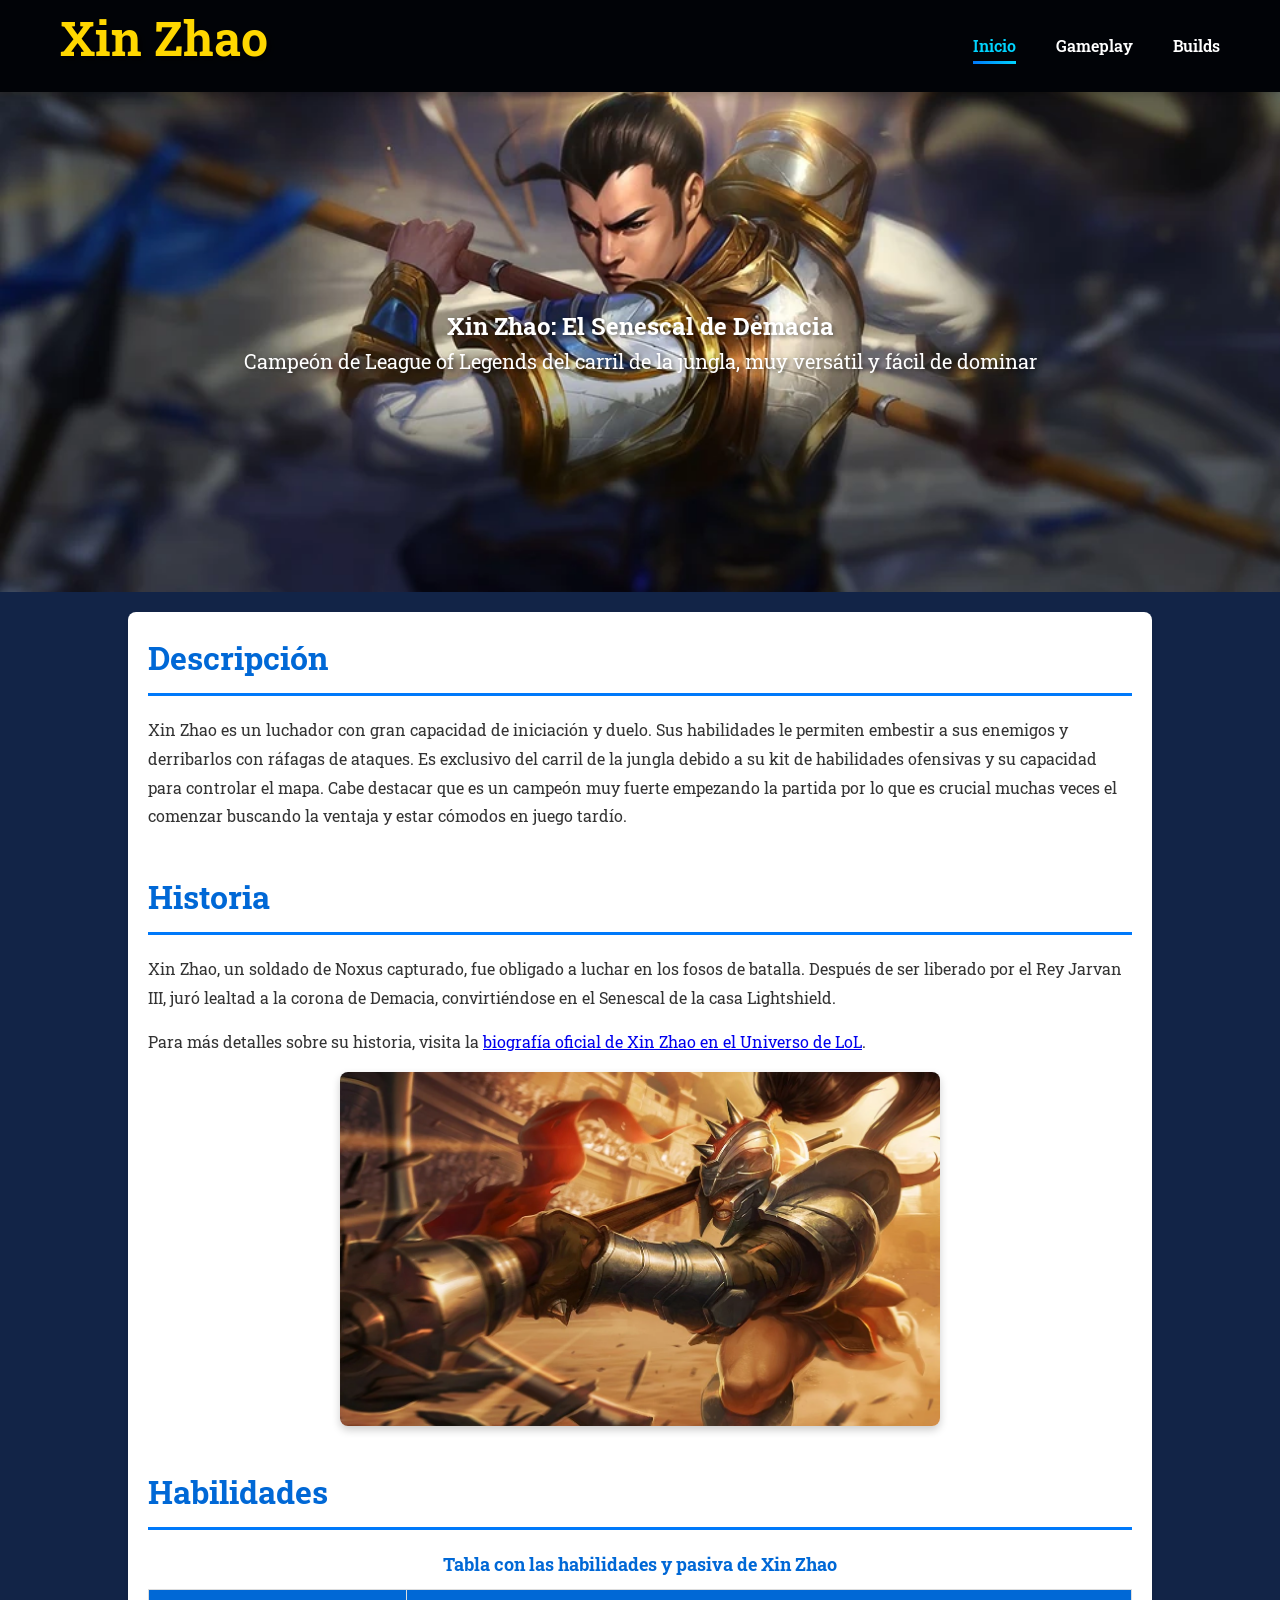
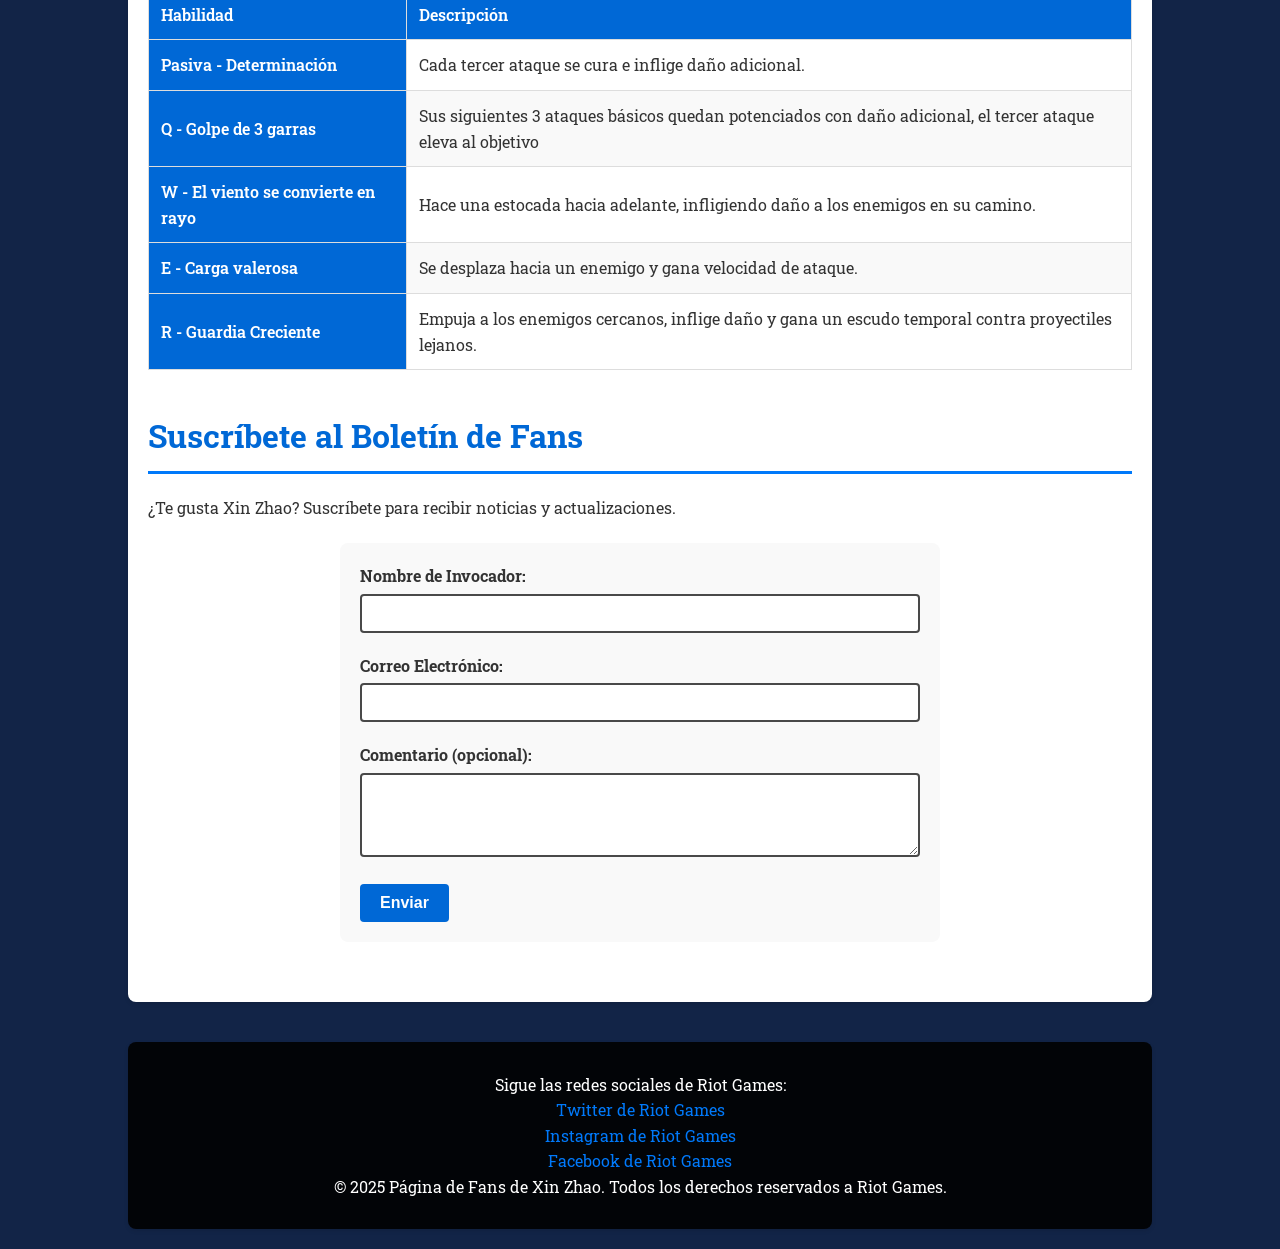
<file: index.html>
<!DOCTYPE html>
<html lang="es">

<head>
    <meta charset="UTF-8">
    <meta name="viewport" content="width=device-width, initial-scale=1.0">
    <title>Xin Zhao - Inicio | My Champion Pool</title>
    <link rel="stylesheet" href="css/index.css">
    <link rel="icon" type="image/jpg" href="img/xinzhaoico.jpg">
</head>

<body>
    <nav class="main-nav">
        <div class="nav-container">
            <div class="nav-logo">
                <h1>Xin Zhao</h1>
            </div>
            <ul class="nav-links">
                <li><a href="index.html" class="active">Inicio</a></li>
                <li><a href="gameplay.html">Gameplay</a></li>
                <li><a href="builds.html">Builds</a></li>
            </ul>
        </div>
    </nav>

    <header>
        <h2>Xin Zhao: El Senescal de Demacia</h2>
        <p>Campeón de League of Legends del carril de la jungla, muy versátil y fácil de dominar</p>
    </header>

    <main>
        <section id="descripcion">
            <h2>Descripción</h2>
            <p>Xin Zhao es un luchador con gran capacidad de iniciación y duelo. Sus habilidades le permiten embestir a
                sus enemigos y derribarlos con ráfagas de ataques. Es exclusivo del carril de la jungla debido a su kit
                de habilidades ofensivas y su capacidad para controlar el mapa. Cabe destacar que es un campeón muy
                fuerte empezando la partida por lo que es crucial muchas veces el comenzar buscando la ventaja y estar
                cómodos en juego tardío.</p>
        </section>

        <section id="historia">
            <h2>Historia</h2>
            <p>Xin Zhao, un soldado de Noxus capturado, fue obligado a luchar en los fosos de batalla. Después de ser
                liberado por el Rey Jarvan III, juró lealtad a la corona de Demacia, convirtiéndose en el Senescal de la
                casa Lightshield.</p>
            <p>Para más detalles sobre su historia, visita la <a
                    href="https://universe.leagueoflegends.com/es_MX/story/xin-zhao-bio/" target="_blank">biografía
                    oficial de Xin Zhao en el Universo de LoL</a>.</p>
            <img style="display: block; margin: 0 auto;" src="img/Viscero.webp" width="600px" height="600px"
                alt="Xin Zhao usando su lanza vestido de gladiador">
        </section>

        <section id="habilidades">
            <h2>Habilidades</h2>
            <table>
                <caption>Tabla con las habilidades y pasiva de Xin Zhao</caption>
                <thead>
                    <tr>
                        <th scope="col">Habilidad</th>
                        <th scope="col">Descripción</th>
                    </tr>
                </thead>
                <tbody>
                    <tr>
                        <th scope="row">Pasiva - Determinación</th>
                        <td>Cada tercer ataque se cura e inflige daño adicional.</td>
                    </tr>
                    <tr>
                        <th scope="row">Q - Golpe de 3 garras</th>
                        <td>Sus siguientes 3 ataques básicos quedan potenciados con daño adicional, el tercer ataque
                            eleva al objetivo</td>
                    </tr>
                    <tr>
                        <th scope="row">W - El viento se convierte en rayo</th>
                        <td>Hace una estocada hacia adelante, infligiendo daño a los enemigos en su camino.</td>
                    </tr>
                    <tr>
                        <th scope="row">E - Carga valerosa</th>
                        <td>Se desplaza hacia un enemigo y gana velocidad de ataque.</td>
                    </tr>
                    <tr>
                        <th scope="row">R - Guardia Creciente</th>
                        <td>Empuja a los enemigos cercanos, inflige daño y gana un escudo temporal contra proyectiles
                            lejanos.</td>
                    </tr>
                </tbody>
            </table>
        </section>

        <section id="contacto">
    <h2>Suscríbete al Boletín de Fans</h2>
    <p>¿Te gusta Xin Zhao? Suscríbete para recibir noticias y actualizaciones.</p>
    <form id="boletinForm" onsubmit="return mostrarMensaje(event)">
        <div>
            <label for="nombre">Nombre de Invocador:</label>
            <input type="text" id="nombre" name="nombre_invocador" required>
        </div>
        <div>
            <label for="email">Correo Electrónico:</label>
            <input type="email" id="email" name="correo" required>
        </div>
        <div>
            <label for="comentario">Comentario (opcional):</label>
            <textarea id="comentario" name="comentario" rows="4"></textarea>
        </div>
        <button type="submit">Enviar</button>
    </form>

    <div id="mensajeExito"
        style="color: green; font-weight: bold; margin-top: 15px; display: none; text-align: center;"
        role="alert">
        ¡Registro completado! ¡Gracias por unirte al boletín de Xin Zhao!
    </div>
</section>
    </main>

    <footer style="text-align: center;">
        <p>Sigue las redes sociales de Riot Games:</p>
        <a href="https://twitter.com/riotgames" target="_blank">Twitter de Riot Games</a><br>
        <a href="https://www.instagram.com/riotgames/" target="_blank">Instagram de Riot Games</a><br>
        <a href="https://www.facebook.com/RiotGames/" target="_blank">Facebook de Riot Games</a><br>
        <p>&copy; 2025 Página de Fans de Xin Zhao. Todos los derechos reservados a Riot Games.</p>
    </footer>

    <script src="js/index.js"></script>
</body>

</html>
</file>
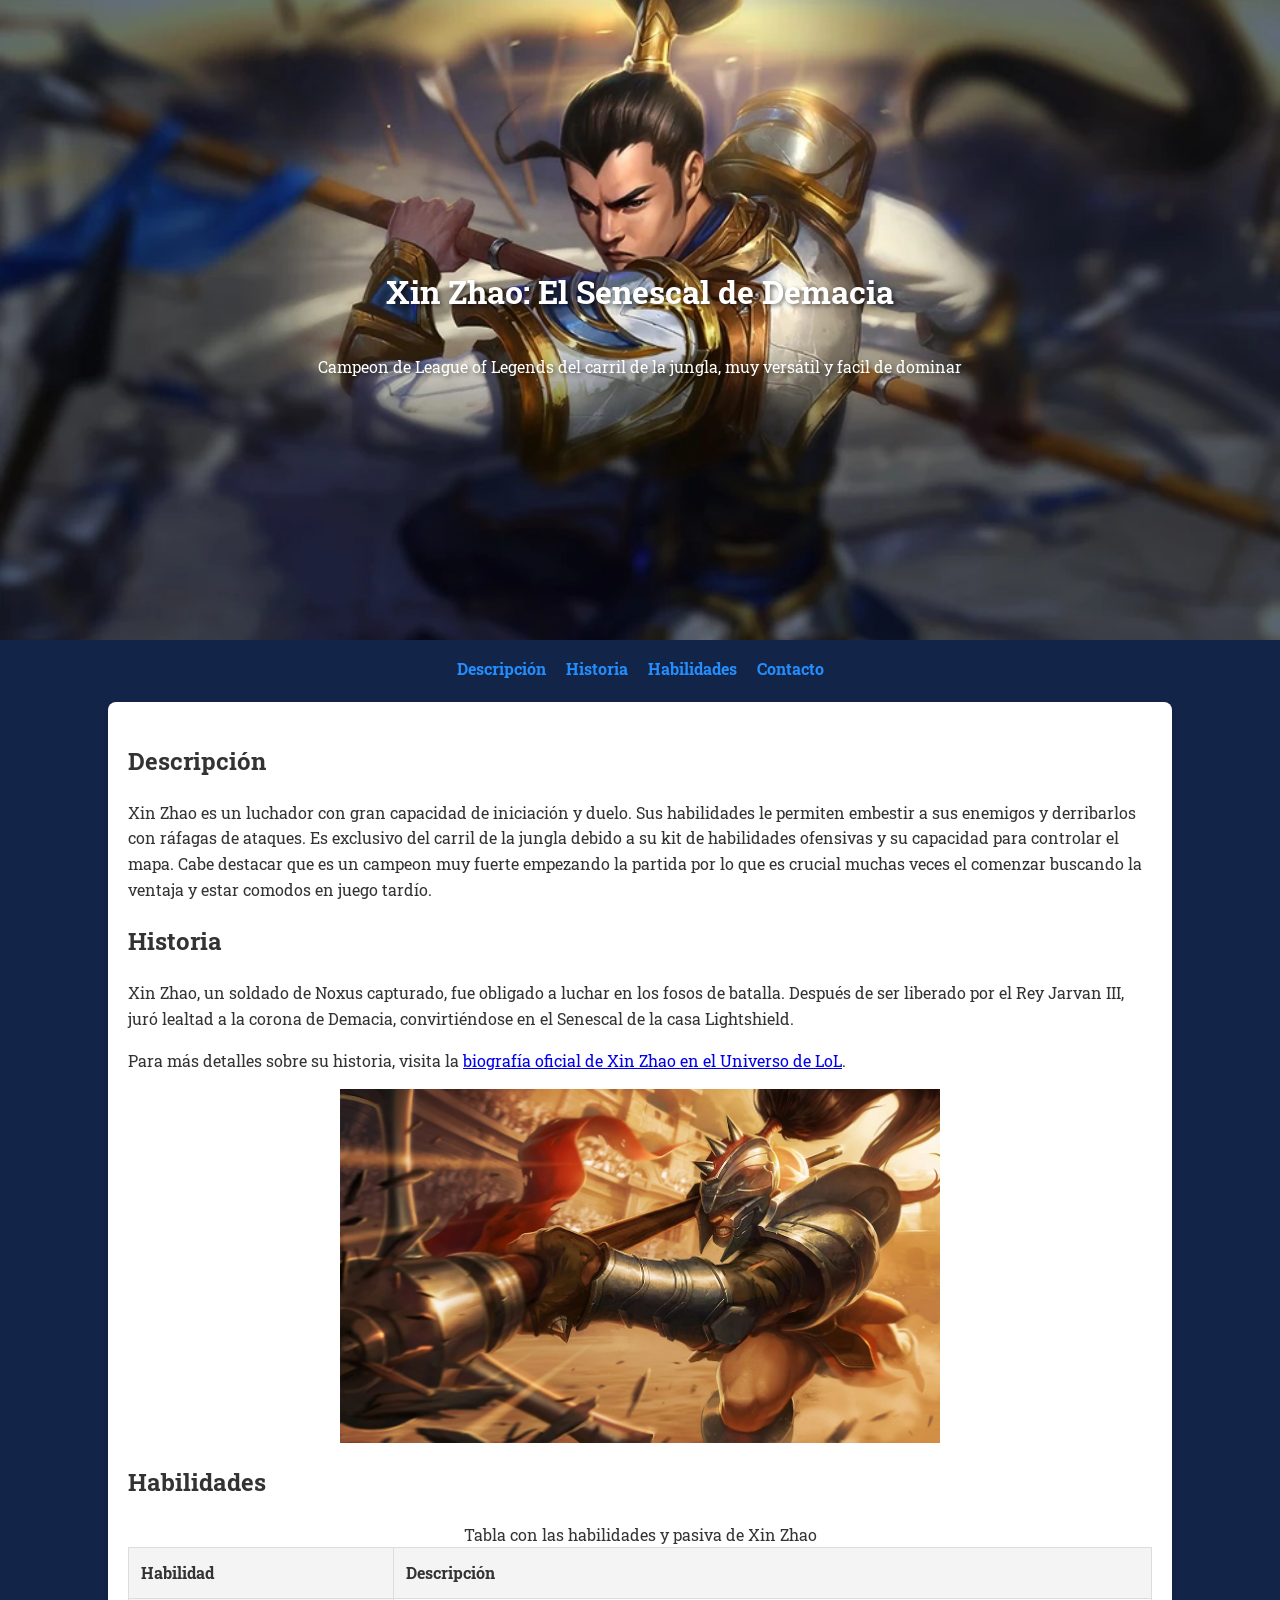
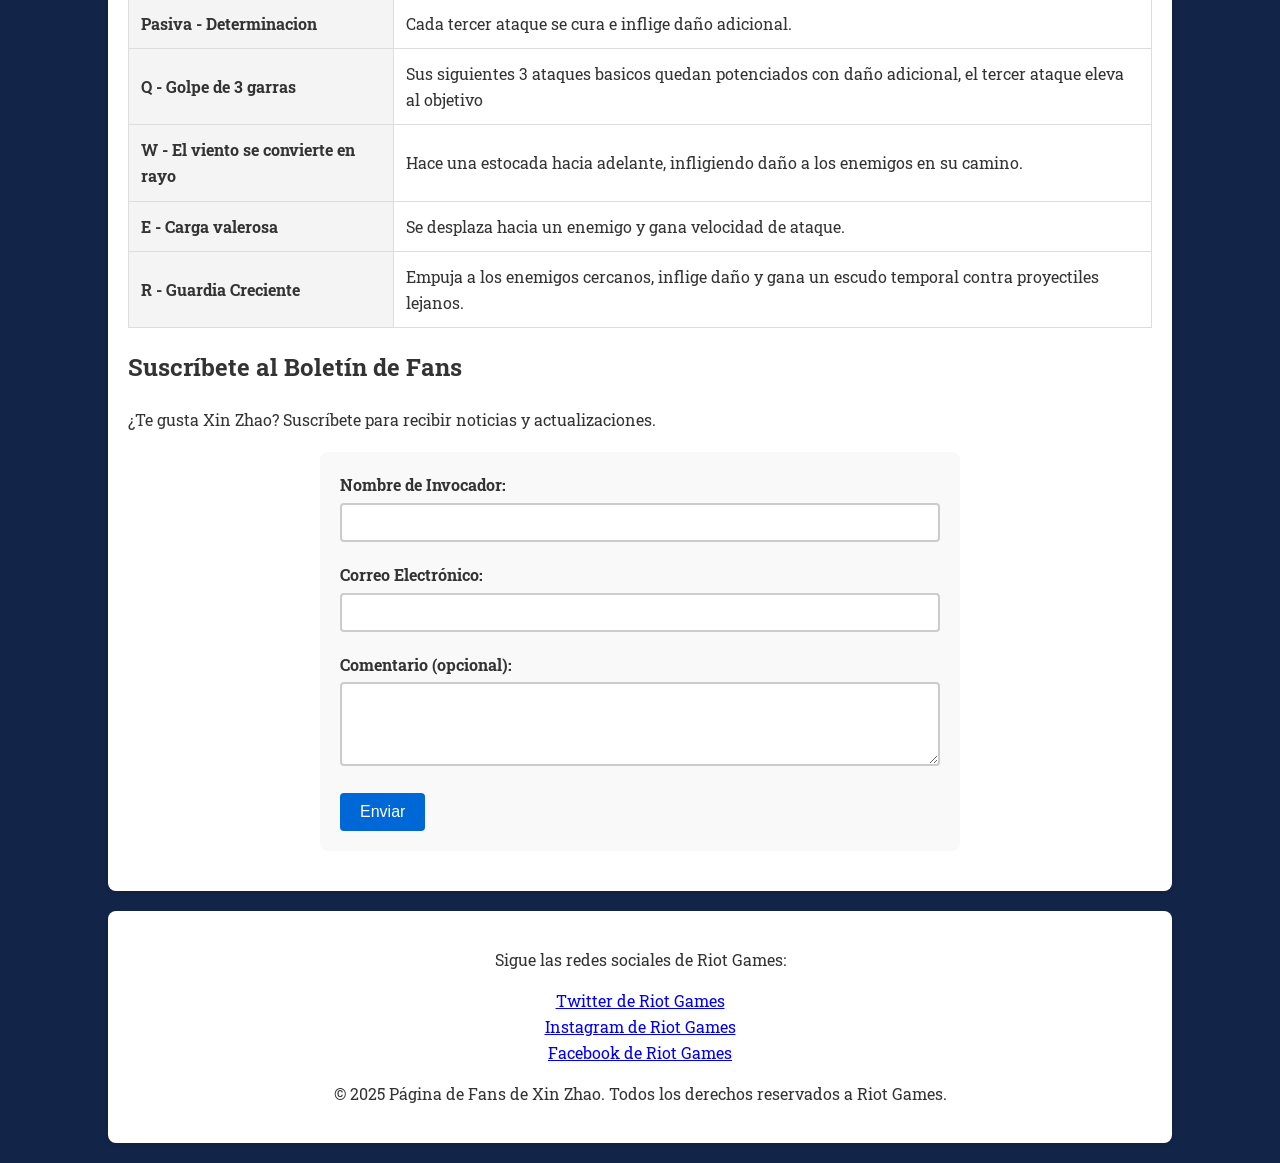
<file: src/pages/index.html>
<!DOCTYPE html>
<html lang="es">
<head>
    <meta charset="UTF-8">
    <meta name="viewport" content="width=device-width, initial-scale=1.0">
    <title>My champion pool</title>
    <link rel="stylesheet" href="/src/css/index.css">
    <link rel="icon" type="image/jpg" href="/src/img/xinzhaoico.jpg">
</head>
<body>
    <header>
        <h1>Xin Zhao: El Senescal de Demacia</h1>
        <p>Campeon de League of Legends del carril de la jungla, muy versátil y facil de dominar</p>
    </header>

    <nav>
        <ul>
            <li><a href="#descripcion">Descripción</a></li>
            <li><a href="#historia">Historia</a></li>
            <li><a href="#habilidades">Habilidades</a></li>
            <li><a href="#contacto">Contacto</a></li>
        </ul>
    </nav>

    <main>
        <section id="descripcion">
            <h2>Descripción</h2>
            
            <p>Xin Zhao es un luchador con gran capacidad de iniciación y duelo. Sus habilidades le permiten embestir a sus enemigos y derribarlos con ráfagas de ataques. Es exclusivo del carril de la jungla debido a su kit de habilidades ofensivas y su capacidad para controlar el mapa. Cabe destacar que es un campeon muy fuerte empezando la partida por lo que es crucial muchas veces el comenzar buscando la ventaja y estar comodos en juego tardío.</p>
        
        </section>

        <section id="historia">
            <h2>Historia</h2>
            <p>Xin Zhao, un soldado de Noxus capturado, fue obligado a luchar en los fosos de batalla. Después de ser liberado por el Rey Jarvan III, juró lealtad a la corona de Demacia, convirtiéndose en el Senescal de la casa Lightshield.</p>
            <p>Para más detalles sobre su historia, visita la <a href="https://universe.leagueoflegends.com/es_MX/story/xin-zhao-bio/" target="_blank">biografía oficial de Xin Zhao en el Universo de LoL</a>.</p>
            <img style="display: block; margin: 0 auto;" src="/src/img/Viscero.webp" width="600px" height="600px" alt="Xin Zhao usando su lanza vestido de gladiador">
        </section>

        <section id="habilidades">
            <h2>Habilidades</h2>
            <table>
                <caption>Tabla con las habilidades y pasiva de Xin Zhao</caption>
                <thead>
                    <tr>
                        <th scope="col">Habilidad</th>
                        <th scope="col">Descripción</th>
                    </tr>
                </thead>
                <tbody>
                    <tr>
                        <th scope="row">Pasiva - Determinacion</th>
                        <td>Cada tercer ataque se cura e inflige daño adicional.</td>
                    </tr>
                    <tr>
                        <th scope="row">Q - Golpe de 3 garras</th>
                        <td>Sus siguientes 3 ataques basicos quedan potenciados con daño adicional, el tercer ataque eleva al objetivo</td>
                    </tr>
                    <tr>
                        <th scope="row">W - El viento se convierte en rayo</th>
                        <td>Hace una estocada hacia adelante, infligiendo daño a los enemigos en su camino.</td>
                    </tr>
                    <tr>
                        <th scope="row">E - Carga valerosa</th>
                        <td>Se desplaza hacia un enemigo y gana velocidad de ataque.</td>
                    </tr>
                    <tr>
                        <th scope="row">R - Guardia Creciente</th>
                        <td>Empuja a los enemigos cercanos, inflige daño y gana un escudo temporal contra proyectiles lejanos.</td>
                    </tr>
                </tbody>
            </table>
        </section>

        <section id="contacto">
            <h2>Suscríbete al Boletín de Fans</h2>
            <p>¿Te gusta Xin Zhao? Suscríbete para recibir noticias y actualizaciones.</p>
            <form id="boletinForm" onsubmit="return mostrarMensaje(event)">
                <div>
                    <label for="nombre">Nombre de Invocador:</label>
                    <input type="text" id="nombre" name="nombre_invocador" required>
                </div>
                <div>
                    <label for="email">Correo Electrónico:</label>
                    <input type="email" id="email" name="correo" required>
                </div>
                <div>
                    <label for="comentario">Comentario (opcional):</label>
                    <textarea id="comentario" name="comentario" rows="4"></textarea>
                </div>
                <button type="submit">Enviar</button>
            </form>

                <div id="mensajeExito" style="color: green; font-weight: bold; margin-top: 15px; display: none; text-align: center;">
                    ¡Registro completado! ¡Gracias por unirte al boletín de Xin Zhao!
                </div>
        </section>
    </main>

    <footer style="text-align: center;">
        <p>Sigue las redes sociales de Riot Games:</p>
            <a href="https://twitter.com/riotgames" target="_blank">Twitter de Riot Games</a><br>
            <a href="https://www.instagram.com/riotgames/" target="_blank">Instagram de Riot Games</a><br>
            <a href="https://www.facebook.com/RiotGames/" target="_blank">Facebook de Riot Games</a><br>
            <p>&copy; 2025 Página de Fans de Xin Zhao. Todos los derechos reservados a Riot Games.</p>
    </footer>

</body>
<script src="/src/js/index.js"></script>
</html>
</file>
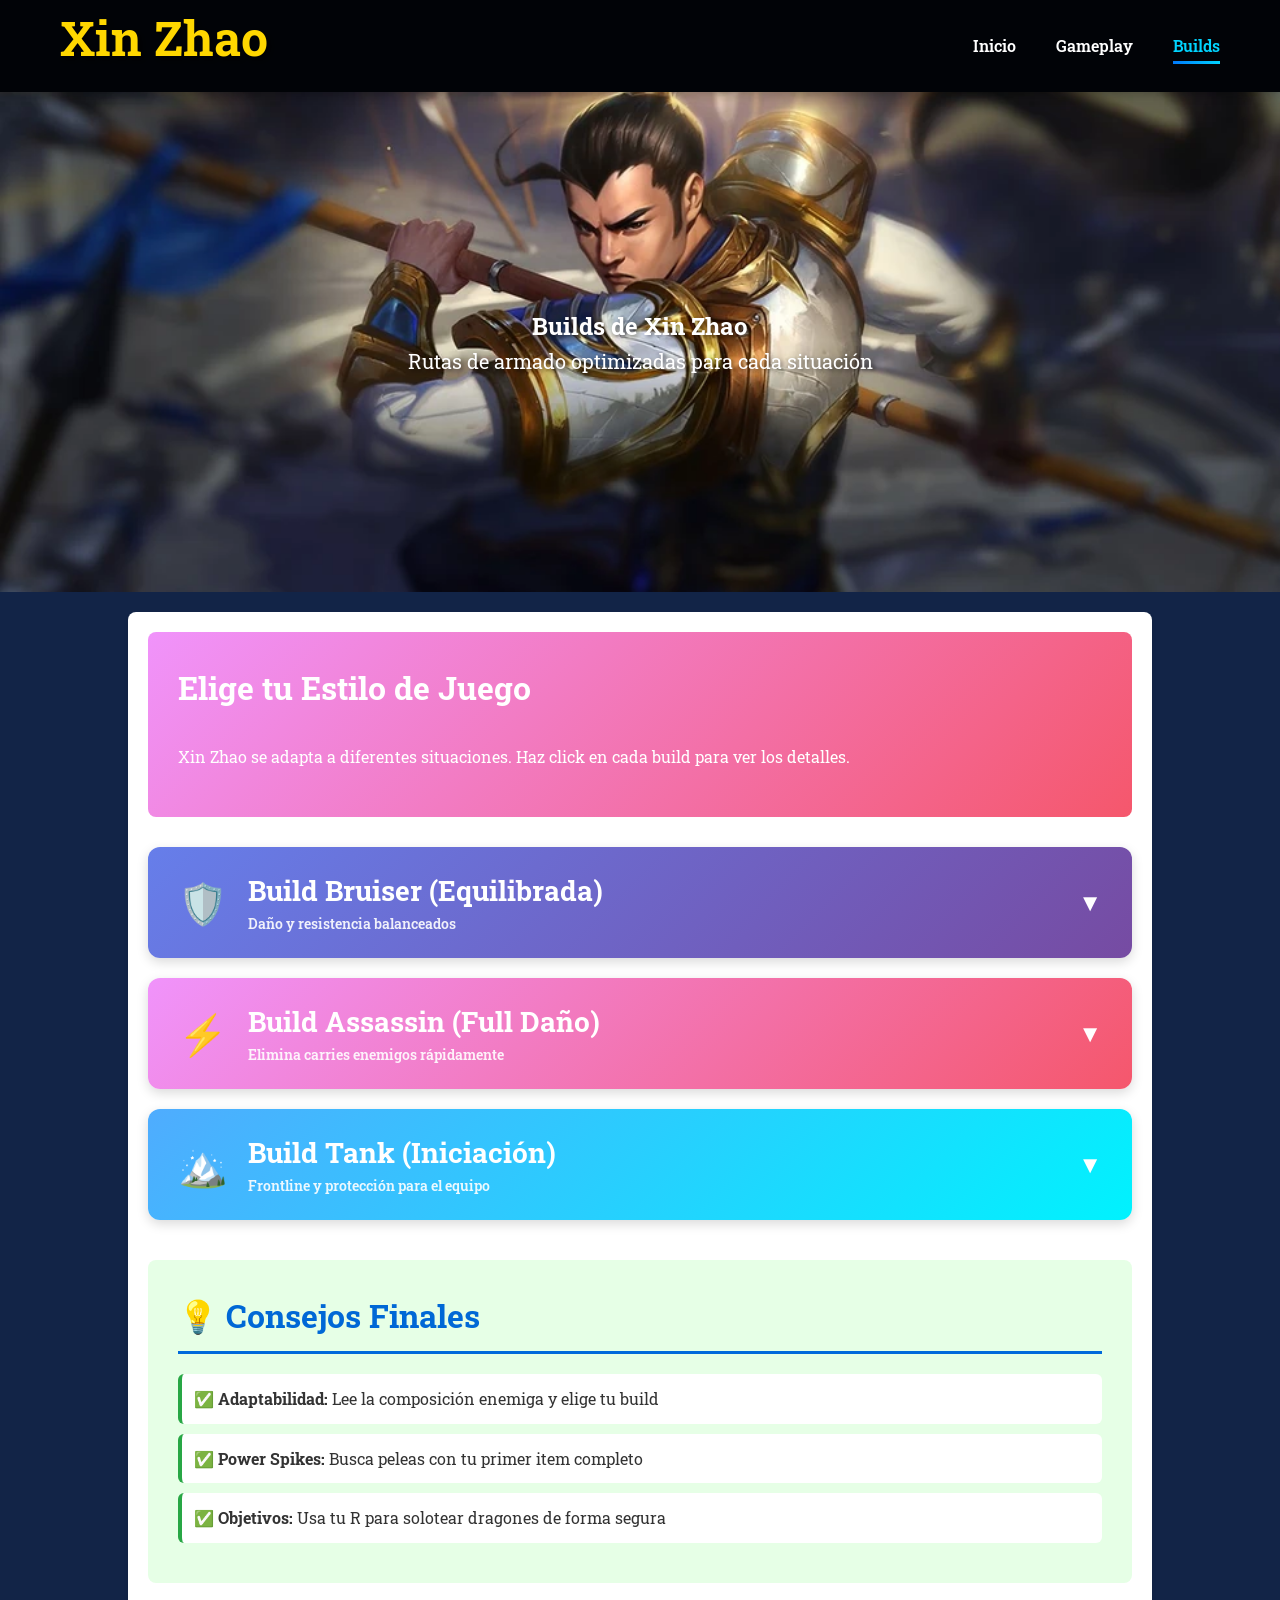
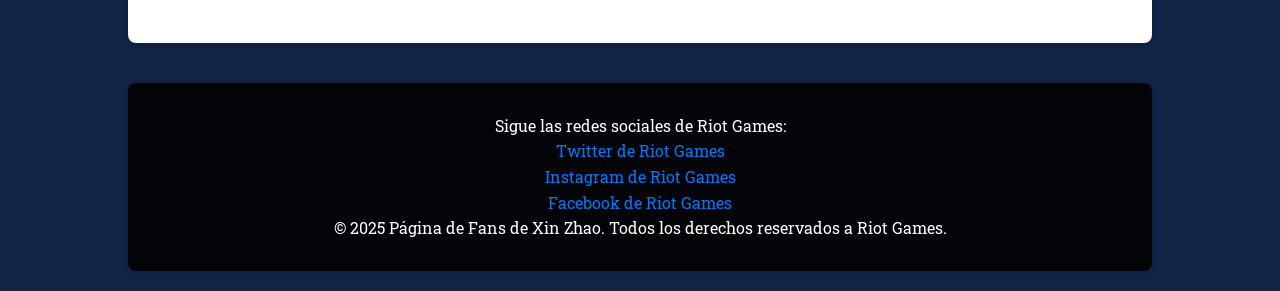
<file: builds.html>
<!DOCTYPE html>
<html lang="es">

<head>
    <meta charset="UTF-8">
    <meta name="viewport" content="width=device-width, initial-scale=1.0">
    <title>Xin Zhao - Builds | My Champion Pool</title>
    <link rel="stylesheet" href="css/index.css">
    <link rel="icon" type="image/jpg" href="img/xinzhaoico.jpg">
</head>

<body>
    <nav class="main-nav">
        <div class="nav-container">
            <div class="nav-logo">
                <h1>Xin Zhao</h1>
            </div>
            <ul class="nav-links">
                <li><a href="index.html">Inicio</a></li>
                <li><a href="gameplay.html">Gameplay</a></li>
                <li><a href="builds.html" class="active">Builds</a></li>
            </ul>
        </div>
    </nav>

    <header>
        <h2>Builds de Xin Zhao</h2>
        <p>Rutas de armado optimizadas para cada situación</p>
    </header>

    <main>
        <section class="builds-intro">
            <h2>Elige tu Estilo de Juego</h2>
            <p>Xin Zhao se adapta a diferentes situaciones. Haz click en cada build para ver los detalles.</p>
        </section>

        <!-- BUILD 1: BRUISER -->
        <div class="build-accordion">
            <button class="build-accordion-header bruiser" onclick="toggleBuild('build1')" aria-expanded="false">
                <div class="build-title">
                    <span class="build-icon" aria-hidden="true">🛡️</span>
                    <div>
                        <h2>Build Bruiser (Equilibrada)</h2>
                        <p class="build-subtitle">Daño y resistencia balanceados</p>
                    </div>
                </div>
                <span class="accordion-arrow" id="arrow-build1" aria-hidden="true">▼</span>
            </button>

            <div class="build-accordion-content" id="build1">
                <div class="build-content-inner">
                    <div class="build-info">
                        <p><strong>¿Cuándo usarla?</strong> Tu equipo necesita frontline pero también daño. Ideal contra
                            composiciones equilibradas.</p>
                    </div>

                    <h3>🗡️ Items Core</h3>
                    <div class="items-compact">
                        <span class="item-tag">Goredrinker</span>
                        <span class="item-tag">Botas Mercurio</span>
                        <span class="item-tag">Cuchilla Negra</span>
                        <span class="item-tag">Baile de la Muerte</span>
                    </div>

                    <h3>🔮 Items Situacionales</h3>
                    <ul class="compact-list">
                        <li><strong>Ángel de la Guarda:</strong> Contra burst</li>
                        <li><strong>Recordatorio Mortal:</strong> Contra curación</li>
                        <li><strong>Malla de Espinas:</strong> Contra muchos AD</li>
                    </ul>

                    <div class="runes-compact">
                        <div class="rune-box">
                            <h4><span aria-hidden="true">🌟</span> Runas</h4>
                            <p><strong>Primaria:</strong> Conquistador, Triunfo, Tenacidad, Último Esfuerzo</p>
                            <p><strong>Secundaria:</strong> Condicionamiento, Crecimiento Excesivo</p>
                        </div>
                        <div class="skill-box">
                            <h4><span aria-hidden="true">📊</span> Maxeo</h4>
                            <p><strong>Q → E → W</strong></p>
                            <p class="skill-note">Q es tu principal daño</p>
                        </div>
                    </div>
                </div>
            </div>
        </div>

        <!-- BUILD 2: ASSASSIN -->
        <div class="build-accordion">
            <button class="build-accordion-header assassin" onclick="toggleBuild('build2')">
                <div class="build-title">
                    <span class="build-icon" aria-hidden="true">⚡</span>
                    <div>
                        <h2>Build Assassin (Full Daño)</h2>
                        <p class="build-subtitle">Elimina carries enemigos rápidamente</p>
                    </div>
                </div>
                <span class="accordion-arrow" id="arrow-build2" aria-hidden="true">▼</span>
            </button>

            <div class="build-accordion-content" id="build2">
                <div class="build-content-inner">
                    <div class="build-info">
                        <p><strong>¿Cuándo usarla?</strong> Tu equipo ya tiene tanks. Vas muy adelante en early. Alto
                            riesgo, alta recompensa.</p>
                    </div>

                    <h3><span aria-hidden="true">🗡️</span> Items Core</h3>
                    <div class="items-compact">
                        <span class="item-tag">Exterminio Divino</span>
                        <span class="item-tag">Botas Rapidez</span>
                        <span class="item-tag">Filo de la Noche</span>
                        <span class="item-tag">Lanza de Shojin</span>
                    </div>

                    <h3><span aria-hidden="true">🔮</span> Items Situacionales</h3>
                    <ul class="compact-list">
                        <li><strong>La Coleccionista:</strong> Daño letal adicional</li>
                        <li><strong>Serylda's Grudge:</strong> Vs tanks con armadura</li>
                        <li><strong>Lord Dominik:</strong> Máxima penetración</li>
                    </ul>

                    <div class="runes-compact">
                        <div class="rune-box">
                            <h4><span aria-hidden="true">🌟</span> Runas</h4>
                            <p><strong>Primaria:</strong> Press the Attack, Triunfo, Velocidad Ataque, Golpe de Gracia
                            </p>
                            <p><strong>Secundaria:</strong> Colección de Ojos, Cazador de Tesoros</p>
                        </div>
                        <div class="skill-box">
                            <h4><span aria-hidden="true">📊</span> Maxeo</h4>
                            <p><strong>Q → W → E</strong></p>
                            <p class="skill-note">W escala mejor con daño</p>
                        </div>
                    </div>
                </div>
            </div>
        </div>

        <!-- BUILD 3: TANK -->
        <div class="build-accordion">
            <button class="build-accordion-header tank" onclick="toggleBuild('build3')">
                <div class="build-title">
                    <span class="build-icon" aria-hidden="true">🏔️</span>
                    <div>
                        <h2>Build Tank (Iniciación)</h2>
                        <p class="build-subtitle">Frontline y protección para el equipo</p>
                    </div>
                </div>
                <span class="accordion-arrow" id="arrow-build3" aria-hidden="true">▼</span>
            </button>

            <div class="build-accordion-content" id="build3">
                <div class="build-content-inner">
                    <div class="build-info">
                        <p><strong>¿Cuándo usarla?</strong> Tu equipo tiene daño pero falta tank. Inicia peleas y
                            protege a tus carries.</p>
                    </div>

                    <h3><span aria-hidden="true">🗡️</span> Items Core</h3>
                    <div class="items-compact">
                        <span class="item-tag">Jak'Sho</span>
                        <span class="item-tag">Botas Mercurio</span>
                        <span class="item-tag">Corazón de Acero</span>
                        <span class="item-tag">Presagio de Randuin</span>
                    </div>

                    <h3><span aria-hidden="true">🔮</span> Items Situacionales</h3>
                    <ul class="compact-list">
                        <li><strong>Égida Solar:</strong> Daño de aura en teamfights</li>
                        <li><strong>Visaje Espiritual:</strong> Contra mucho AP</li>
                        <li><strong>Quimiotanque Turbo:</strong> Movilidad para iniciar</li>
                    </ul>

                    <div class="runes-compact">
                        <div class="rune-box">
                            <h4><span aria-hidden="true">🌟</span> Runas</h4>
                            <p><strong>Primaria:</strong> Garras del Inmortal, Demoler, Condicionamiento, Crecimiento
                                Excesivo</p>
                            <p><strong>Secundaria:</strong> Triunfo, Tenacidad</p>
                        </div>
                        <div class="skill-box">
                            <h4><span aria-hidden="true">📊</span> Maxeo</h4>
                            <p><strong>E → Q → W</strong></p>
                            <p class="skill-note">E para más iniciaciones</p>
                        </div>
                    </div>
                </div>
            </div>
        </div>

        
        <section class="tips-final">
            <h2><span aria-hidden="true">💡</span> Consejos Finales</h2>
            <ul>
                <li><span aria-hidden="true">✅</span> <strong>Adaptabilidad:</strong> Lee la composición enemiga y elige tu build</li>
                <li><span aria-hidden="true">✅</span> <strong>Power Spikes:</strong> Busca peleas con tu primer item completo</li>
                <li><span aria-hidden="true">✅</span> <strong>Objetivos:</strong> Usa tu R para solotear dragones de forma segura</li>
            </ul>
        </section>
    </main>

    <footer style="text-align: center;">
        <p>Sigue las redes sociales de Riot Games:</p>
        <a href="https://twitter.com/riotgames" target="_blank">Twitter de Riot Games</a><br>
        <a href="https://www.instagram.com/riotgames/" target="_blank">Instagram de Riot Games</a><br>
        <a href="https://www.facebook.com/RiotGames/" target="_blank">Facebook de Riot Games</a><br>
        <p>&copy; 2025 Página de Fans de Xin Zhao. Todos los derechos reservados a Riot Games.</p>
    </footer>

    <script src="js/index.js"></script>
</body>

</html>
</file>
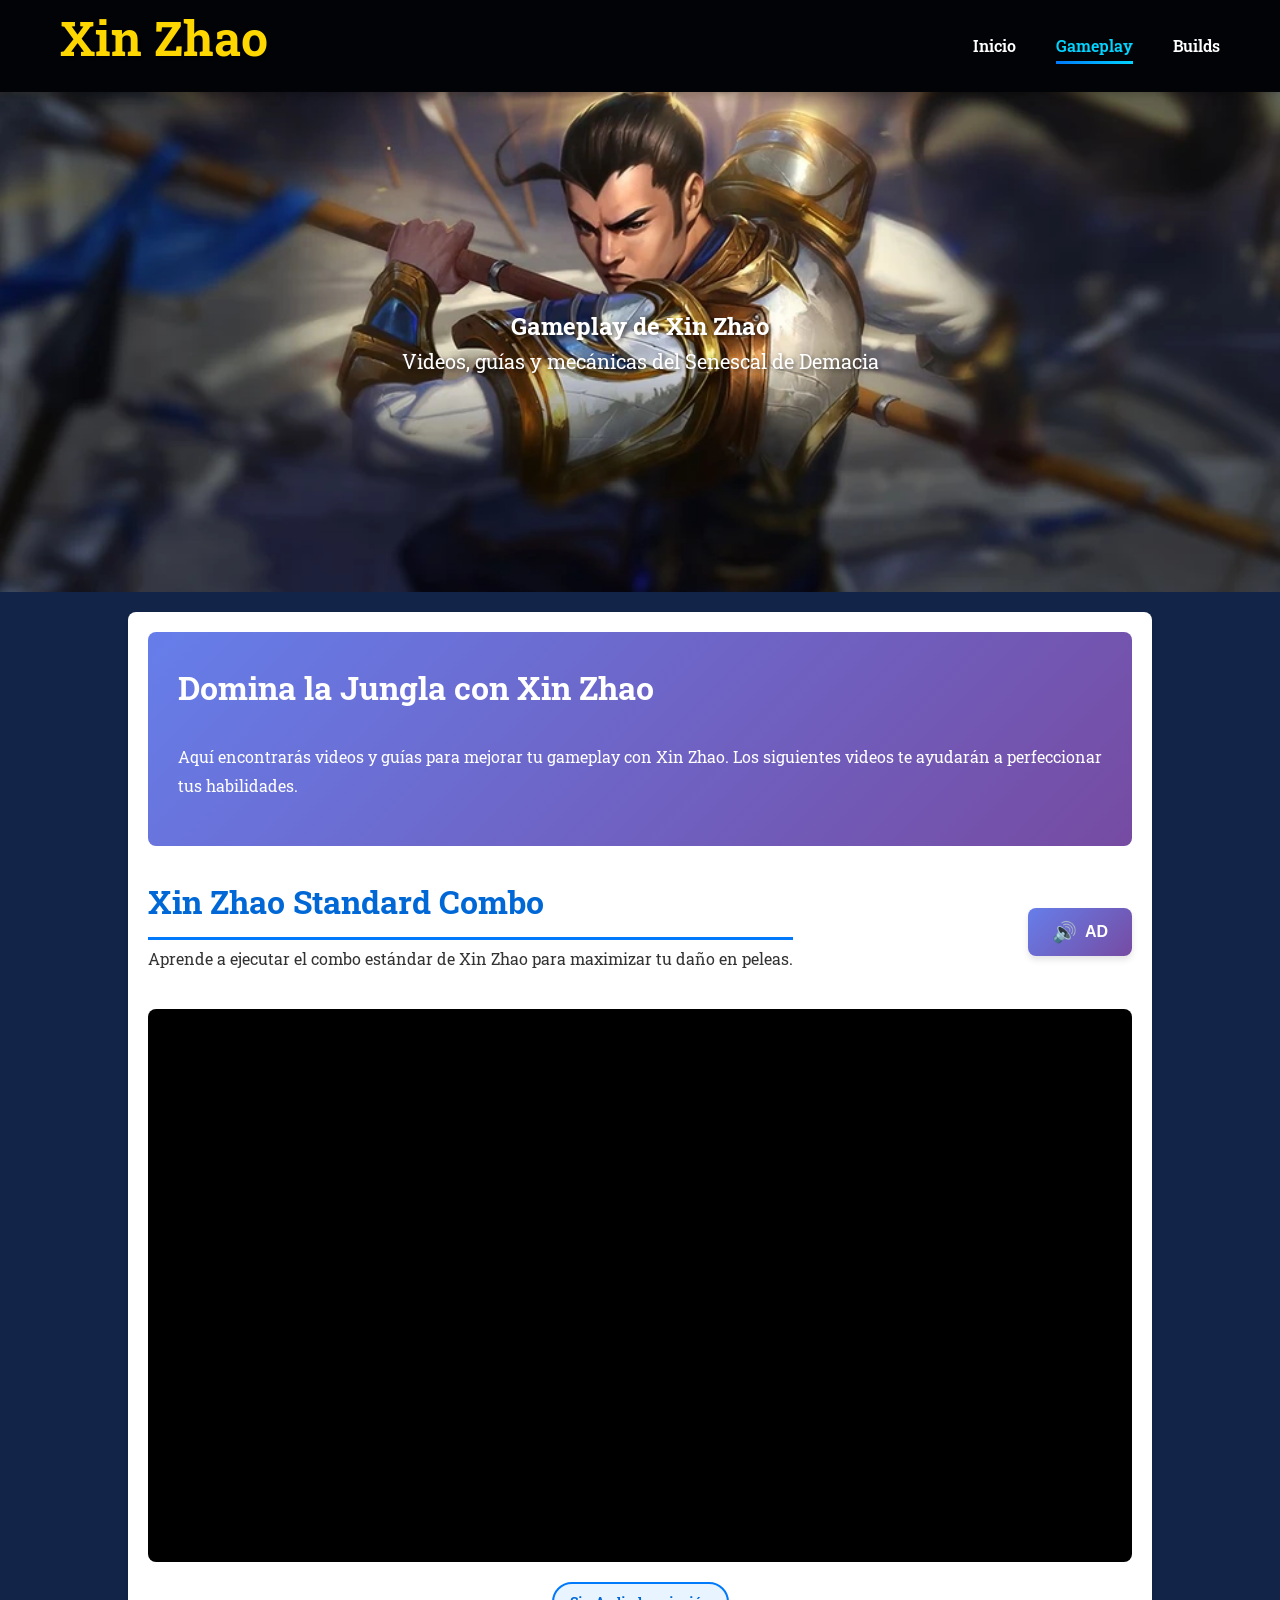
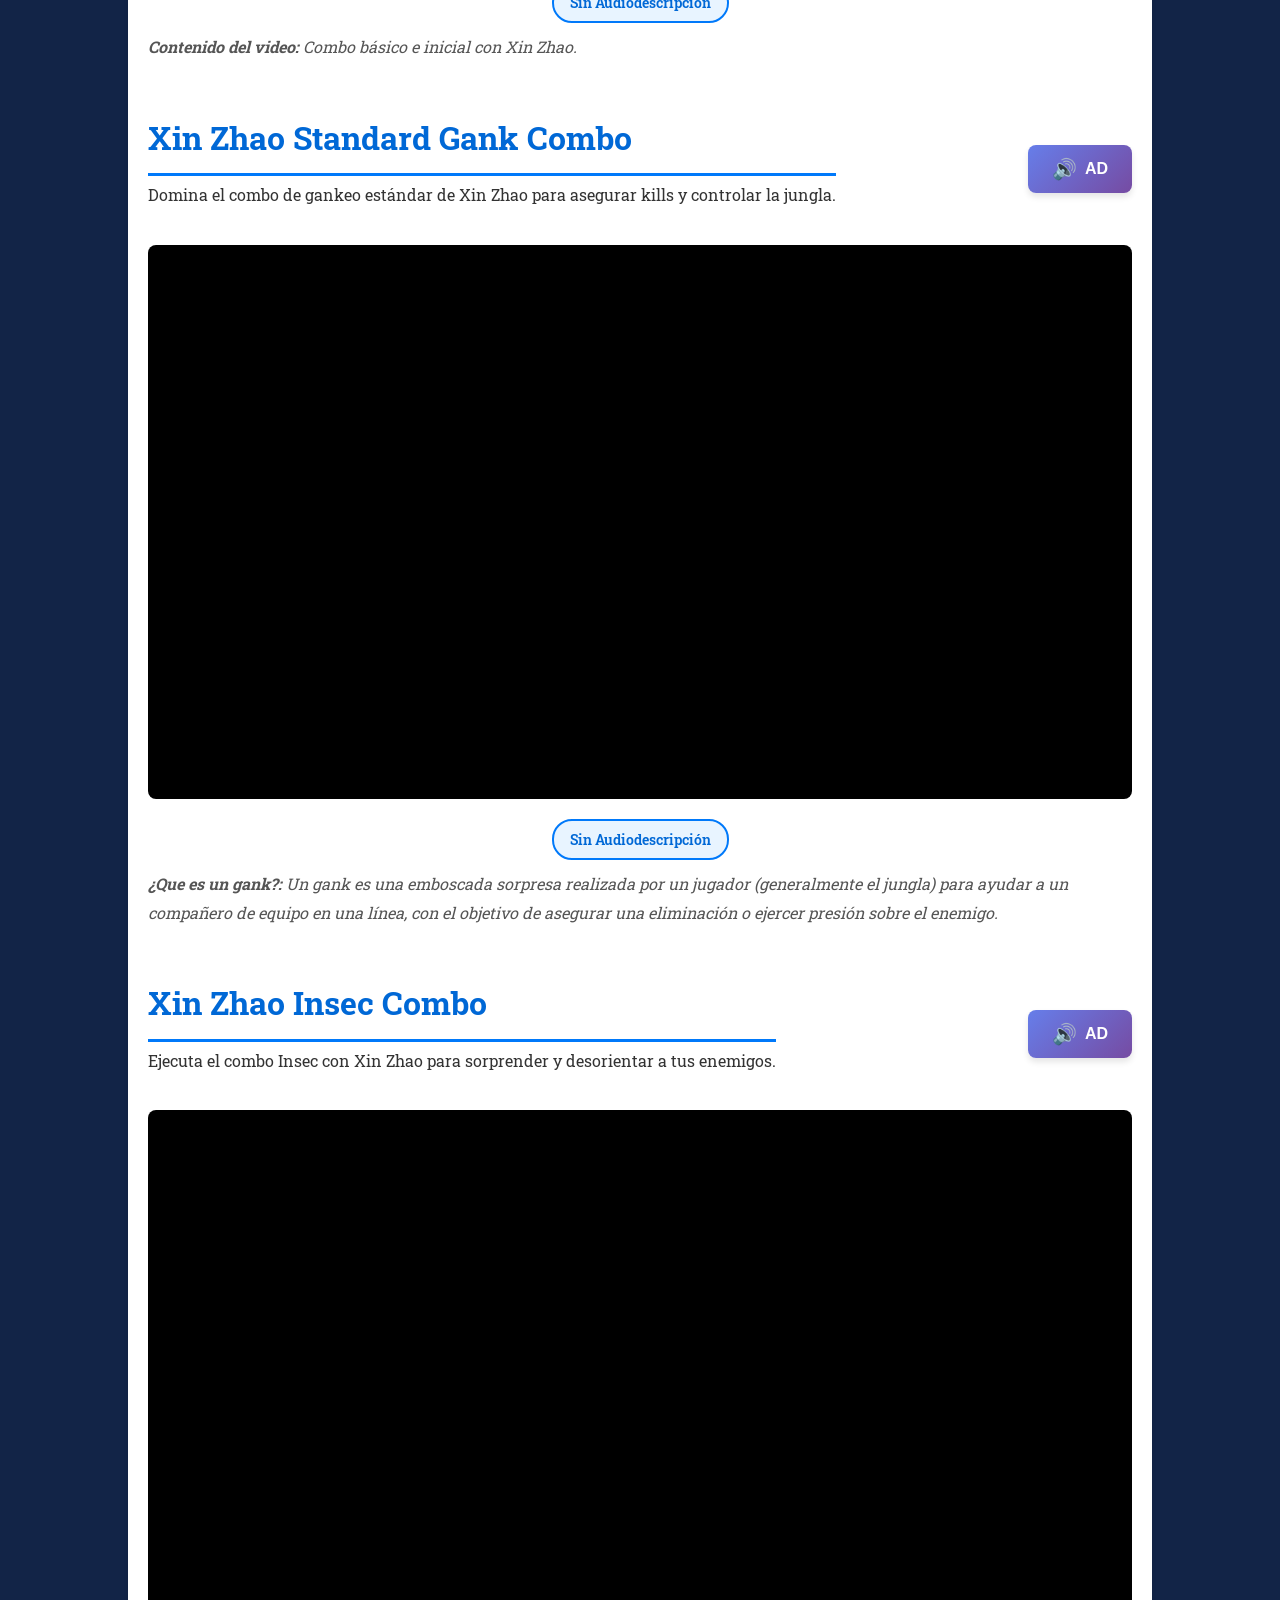
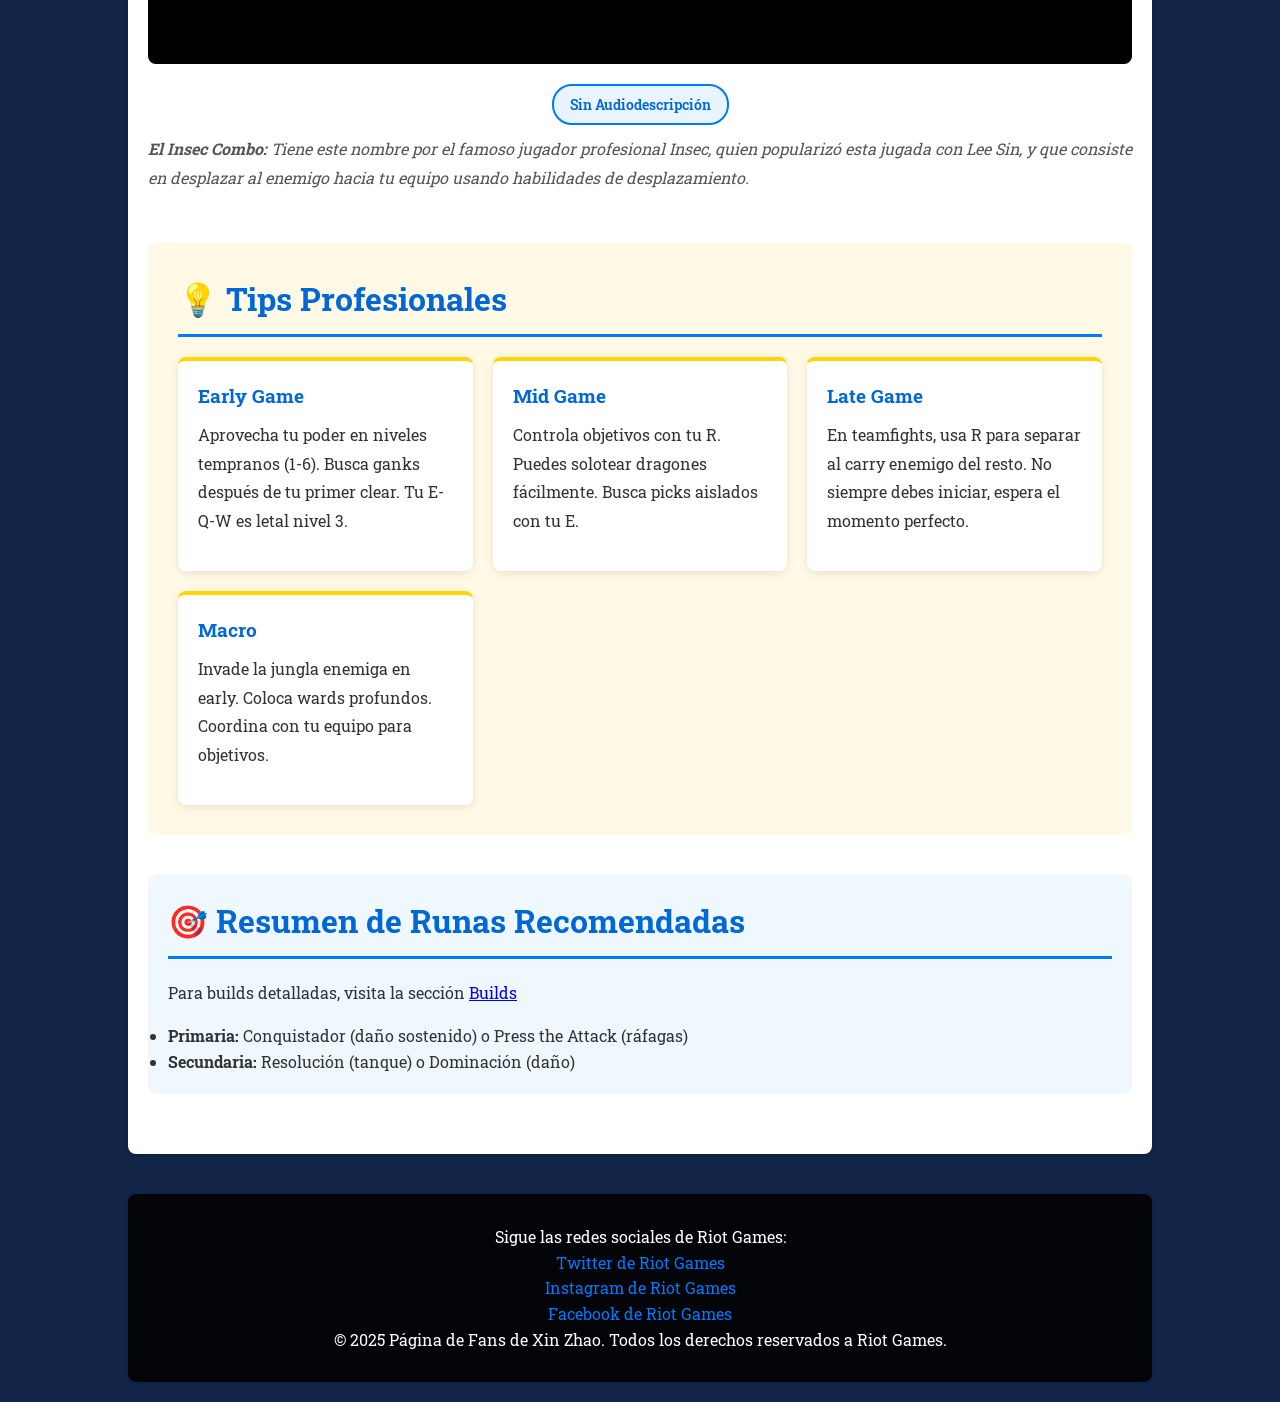
<file: gameplay.html>
<!DOCTYPE html>
<html lang="es">

<head>
    <meta charset="UTF-8">
    <meta name="viewport" content="width=device-width, initial-scale=1.0">
    <title>Xin Zhao - Gameplay | My Champion Pool</title>
    <link rel="stylesheet" href="css/index.css">
    <link rel="icon" type="image/jpg" href="img/xinzhaoico.jpg">
</head>

<body>
    <nav class="main-nav">
        <div class="nav-container">
            <div class="nav-logo">
                <h1>Xin Zhao</h1>
            </div>
            <ul class="nav-links">
                <li><a href="index.html">Inicio</a></li>
                <li><a href="gameplay.html" class="active">Gameplay</a></li>
                <li><a href="builds.html">Builds</a></li>
            </ul>
        </div>
    </nav>

    <header>
        <h2>Gameplay de Xin Zhao</h2>
        <p>Videos, guías y mecánicas del Senescal de Demacia</p>
    </header>

    <main>
        <section class="gameplay-intro">
            <h2>Domina la Jungla con Xin Zhao</h2>
            <p>Aquí encontrarás videos y guías para mejorar tu gameplay con Xin Zhao. Los siguientes videos te ayudarán a perfeccionar tus habilidades.</p>
        </section>

        <!-- VIDEO 1: GUÍA COMPLETA -->
        <section class="video-section">
            <div class="video-header">
                <div>
                    <h2>Xin Zhao Standard Combo</h2>
                    <p>Aprende a ejecutar el combo estándar de Xin Zhao para maximizar tu daño en peleas.</p>
                </div>
                <button class="ad-toggle-btn" onclick="toggleAudioDescription('video1')" aria-label="Alternar Audiodescripción del video Xin Zhao Standard Combo">
                    <span class="ad-icon">🔊</span> AD
                </button>
            </div>
            <div class="video-container">
                <iframe id="video1" width="560" height="315" 
                    src="https://www.youtube.com/embed/WUOfZ1XjoyI" 
                    data-normal="WUOfZ1XjoyI"
                    data-ad="e4xBHuDld4c"
                    title="Guía Xin Zhao" 
                    frameborder="0" 
                    allow="accelerometer; autoplay; clipboard-write; encrypted-media; gyroscope; picture-in-picture" 
                    allowfullscreen>
                </iframe>
            </div>
            <p class="video-status" id="status-video1">
                <span class="status-badge">Sin Audiodescripción</span>
            </p>
            <p class="video-description">
                <strong>Contenido del video:</strong> Combo básico e inicial con Xin Zhao.
            </p>
        </section>

        <!-- VIDEO 2: COMBOS -->
        <section class="video-section">
            <div class="video-header">
                <div>
                    <h2>Xin Zhao Standard Gank Combo</h2>
                    <p>Domina el combo de gankeo estándar de Xin Zhao para asegurar kills y controlar la jungla.</p>
                </div>
                <button class="ad-toggle-btn" onclick="toggleAudioDescription('video2')" aria-label="Alternar Audiodescripción del video Xin Zhao Standard Gank Combo">
                    <span class="ad-icon">🔊</span> AD
                </button>
            </div>
            <div class="video-container">
                <iframe id="video2" width="560" height="315" 
                    src="https://www.youtube.com/embed/qlJ519oUBJg"
                    data-normal="qlJ519oUBJg"
                    data-ad="114BQP99p2s"
                    title="Combos Xin Zhao" 
                    frameborder="0" 
                    allow="accelerometer; autoplay; clipboard-write; encrypted-media; gyroscope; picture-in-picture" 
                    allowfullscreen>
                </iframe>
            </div>
            <p class="video-status" id="status-video2">
                <span class="status-badge">Sin Audiodescripción</span>
            </p>
            <p class="video-description">
                <strong>¿Que es un gank?:</strong> Un gank es una emboscada sorpresa realizada por un jugador (generalmente el jungla) para ayudar a un compañero de equipo en una línea, con el objetivo de asegurar una eliminación o ejercer presión sobre el enemigo.
            </p>
            
        </section>

        <!-- VIDEO 3: OUTPLAYS -->
        <section class="video-section">
            <div class="video-header">
                <div>
                    <h2>Xin Zhao Insec Combo</h2>
                    <p>Ejecuta el combo Insec con Xin Zhao para sorprender y desorientar a tus enemigos.</p>
                </div>
                <button class="ad-toggle-btn" onclick="toggleAudioDescription('video3')" aria-label="Alternar Audiodescripción del video Xin Zhao Insec Combo">
                    <span class="ad-icon">🔊</span> AD
                </button>
            </div>
            <div class="video-container">
                <iframe id="video3" width="560" height="315" 
                    src="https://www.youtube.com/embed/v8khiarmKY8"
                    data-normal="v8khiarmKY8"
                    data-ad="2wP-HMmN0SQ"
                    title="Outplays Xin Zhao" 
                    frameborder="0" 
                    allow="accelerometer; autoplay; clipboard-write; encrypted-media; gyroscope; picture-in-picture" 
                    allowfullscreen>
                </iframe>
            </div>
            <p class="video-status" id="status-video3">
                <span class="status-badge">Sin Audiodescripción</span>
            </p>
            <p class="video-description">
                <strong>El Insec Combo:</strong> Tiene este nombre por el famoso jugador profesional Insec, quien popularizó esta jugada con Lee Sin, y que consiste en desplazar al enemigo hacia tu equipo usando habilidades de desplazamiento.
            </p>
        </section>

        <section class="tips-section">
            <h2><span aria-hidden="true">💡</span> Tips Profesionales</h2>
            <div class="tips-grid">
                <div class="tip-card">
                    <h3>Early Game</h3>
                    <p>Aprovecha tu poder en niveles tempranos (1-6). Busca ganks después de tu primer clear. Tu E-Q-W es letal nivel 3.</p>
                </div>
                <div class="tip-card">
                    <h3>Mid Game</h3>
                    <p>Controla objetivos con tu R. Puedes solotear dragones fácilmente. Busca picks aislados con tu E.</p>
                </div>
                <div class="tip-card">
                    <h3>Late Game</h3>
                    <p>En teamfights, usa R para separar al carry enemigo del resto. No siempre debes iniciar, espera el momento perfecto.</p>
                </div>
                <div class="tip-card">
                    <h3>Macro</h3>
                    <p>Invade la jungla enemiga en early. Coloca wards profundos. Coordina con tu equipo para objetivos.</p>
                </div>
            </div>
        </section>

        <section class="runes-preview">
            <h2><span aria-hidden="true">🎯</span> Resumen de Runas Recomendadas</h2>
            <p>Para builds detalladas, visita la sección <a href="builds.html">Builds</a></p>
            <ul>
                <li><strong>Primaria:</strong> Conquistador (daño sostenido) o Press the Attack (ráfagas)</li>
                <li><strong>Secundaria:</strong> Resolución (tanque) o Dominación (daño)</li>
            </ul>
        </section>
    </main>

    <footer style="text-align: center;">
        <p>Sigue las redes sociales de Riot Games:</p>
        <a href="https://twitter.com/riotgames" target="_blank">Twitter de Riot Games</a><br>
        <a href="https://www.instagram.com/riotgames/" target="_blank">Instagram de Riot Games</a><br>
        <a href="https://www.facebook.com/RiotGames/" target="_blank">Facebook de Riot Games</a><br>
        <p>&copy; 2025 Página de Fans de Xin Zhao. Todos los derechos reservados a Riot Games.</p>
    </footer>

    <script src="js/index.js"></script>
</body>
</html>
</file>
<file: css/index.css>
@import url('https://fonts.googleapis.com/css2?family=Roboto+Slab:wght@100..900&family=Roboto:ital,wght@0,100..900;1,100..900&display=swap');

/* === RESET Y GENERAL === */
* {
    margin: 0;
    padding: 0;
    box-sizing: border-box;
}

body { 
    font-family: 'Roboto Slab', serif; 
    line-height: 1.6;
    background-color: rgb(18, 36, 71); 
    color: #333;
}

/* === NAVEGACIÓN PRINCIPAL === */
.main-nav {
    background-color: rgba(0, 0, 0, 0.9);
    backdrop-filter: blur(10px);
    position: sticky;
    top: 0;
    z-index: 1000;
    box-shadow: 0 2px 10px rgba(0, 0, 0, 0.3);
}

.nav-container {
    max-width: 1200px;
    margin: 0 auto;
    padding: 0 20px;
    display: flex;
    justify-content: space-between;
    align-items: center;
}

.nav-logo h2 {
    color: #FFD700;
    font-size: 24px;
    font-weight: 700;
    padding: 15px 0;
}

.nav-links {
    list-style: none;
    display: flex;
    gap: 40px;
}

.nav-links a {
    text-decoration: none;
    color: #fff;
    font-weight: 600;
    font-size: 16px;
    padding: 20px 0;
    display: inline-block;
    position: relative;
    transition: color 0.3s ease;
}

.nav-links a::after {
    content: '';
    position: absolute;
    bottom: 15px;
    left: 0;
    width: 0;
    height: 3px;
    background: linear-gradient(90deg, #0079FA, #00D4FF);
    transition: width 0.3s ease;
}

.nav-links a:hover,
.nav-links a.active {
    color: #00D4FF;
}

.nav-links a:hover::after,
.nav-links a.active::after {
    width: 100%;
}

/* === HEADER === */
header {
    background-image: url(../img/xinzhaofondo2.webp);
    background-position: center;
    background-repeat: no-repeat;
    background-size: cover;
    background-color: #000;
    height: 500px;
    text-align: center;
    text-shadow: 2px 2px 4px rgba(0, 0, 0, 0.5);
    color: white; 
    padding: 20px; 
    display: flex;
    flex-direction: column;
    justify-content: center;
    align-items: center;
}

h1 {
    color: #FFD700;
    font-size: 48px;
    margin-bottom: 15px;
    text-shadow: 3px 3px 6px rgba(0, 0, 0, 0.8);
    
}

header p {
    font-size: 20px;
    max-width: 800px;
}

/* === MAIN CONTENT === */
main, footer { 
    max-width: 80%; 
    margin: 20px auto; 
    padding: 20px; 
    background-color: #fff; 
    border-radius: 8px; 
    box-shadow: 0 2px 4px rgba(0,0,0,0.1);
}

main section {
    margin-bottom: 40px;
}

main section h2 {
    color: #0068D6;
    font-size: 32px;
    margin-bottom: 20px;
    border-bottom: 3px solid #0079FA;
    padding-bottom: 10px;
}

main section p {
    margin-bottom: 15px;
    font-size: 16px;
    line-height: 1.8;
}

main img { 
    max-width: 100%; 
    height: auto; 
    display: block; 
    margin: 20px 0;
    border-radius: 8px;
    box-shadow: 0 4px 8px rgba(0,0,0,0.2);
}

/* === TABLA === */
table { 
    width: 100%; 
    border-collapse: collapse; 
    margin-top: 20px; 
    margin-bottom: 20px;
}

caption {
    font-weight: bold;
    font-size: 18px;
    margin-bottom: 10px;
    color: #0068D6;
}

th, td { 
    border: 1px solid #ddd; 
    padding: 12px; 
    text-align: left;
}

th { 
    background-color: #0068D6;
    color: white;
    font-weight: 600;
}

tbody tr:nth-child(even) {
    background-color: #f9f9f9;
}

tbody tr:hover {
    background-color: #e8f4ff;
}

/* === FORMULARIO === */
form { 
    margin: 20px auto; 
    max-width: 600px; 
    padding: 20px;
    background-color: #f9f9f9;
    border-radius: 8px;
}

label { 
    display: block;
    margin-bottom: 5px;
    font-weight: bold;
}

input[type="text"], 
input[type="email"], 
textarea { 
    width: 100%; 
    padding: 10px; 
    margin-bottom: 20px; 
    border: 2px solid #494949; 
    border-radius: 4px; 
    box-sizing: border-box;
    font-family: 'Roboto', sans-serif;
}

input:focus,
textarea:focus {
    outline: none;
    border-color: #0068D6;
}

button {
    font-size: 16px;
    background-color: #0068D6;
    color: white;
    padding: 10px 20px;
    border: none;
    border-radius: 4px;
    cursor: pointer;
    font-weight: 600;
    transition: background-color 0.3s ease;
}

button:hover {
    background-color: #004fa3;
}

/* === PÁGINA GAMEPLAY === */
.gameplay-intro {
    background: linear-gradient(135deg, #667eea 0%, #764ba2 100%);
    color: white;
    padding: 30px;
    border-radius: 8px;
    margin-bottom: 30px;
}

.gameplay-intro h2 {
    color: white;
    border: none;
}

.video-section {
    margin-bottom: 50px;
}

.video-header {
    display: flex;
    justify-content: space-between;
    align-items: center;
    margin-bottom: 20px;
    gap: 20px;
}

.video-header h2 {
    margin-bottom: 5px;
}

.ad-toggle-btn {
    background: linear-gradient(135deg, #667eea 0%, #764ba2 100%);
    color: white;
    border: none;
    padding: 12px 24px;
    border-radius: 8px;
    font-weight: bold;
    font-size: 16px;
    cursor: pointer;
    display: flex;
    align-items: center;
    gap: 8px;
    transition: all 0.3s ease;
    box-shadow: 0 4px 6px rgba(0,0,0,0.1);
    flex-shrink: 0;
}

.ad-toggle-btn:hover {
    transform: translateY(-2px);
    box-shadow: 0 6px 12px rgba(0,0,0,0.2);
    filter: brightness(1.1);
}

.ad-toggle-btn:active {
    transform: translateY(0);
}

.ad-icon {
    font-size: 20px;
}

.video-status {
    margin: 10px 0;
    text-align: center;
}

.status-badge {
    display: inline-block;
    padding: 6px 16px;
    background-color: #e8f4ff;
    color: #0068D6;
    border-radius: 20px;
    font-size: 14px;
    font-weight: 600;
    border: 2px solid #0079FA;
}

.status-badge.active-ad {
    background-color: #e6ffe6;
    color: #28a745;
    border-color: #28a745;
}

.video-container {
    position: relative;
    padding-bottom: 56.25%; /* Aspect ratio 16:9 */
    height: 0;
    overflow: hidden;
    max-width: 100%;
    background: #000;
    border-radius: 8px;
    margin: 20px 0;
}

.video-container iframe {
    position: absolute;
    top: 0;
    left: 0;
    width: 100%;
    height: 100%;
}

.video-description {
    font-style: italic;
    color: #555;
    margin-top: 10px;
}

.combo-list {
    list-style: none;
    padding-left: 0;
}

.combo-list li {
    background-color: #f0f8ff;
    padding: 15px;
    margin-bottom: 10px;
    border-left: 4px solid #0079FA;
    border-radius: 4px;
}

.tips-section {
    background-color: #fff9e6;
    padding: 30px;
    border-radius: 8px;
    margin-top: 40px;
}

.tips-grid {
    display: grid;
    grid-template-columns: repeat(auto-fit, minmax(250px, 1fr));
    gap: 20px;
    margin-top: 20px;
}

.tip-card {
    background-color: white;
    padding: 20px;
    border-radius: 8px;
    box-shadow: 0 2px 8px rgba(0,0,0,0.1);
    border-top: 4px solid #FFD700;
}

.tip-card h3 {
    color: #0068D6;
    margin-bottom: 10px;
}

.runes-preview {
    background-color: #f0f8ff;
    padding: 20px;
    border-radius: 8px;
}

/* === PÁGINA BUILDS === */
.builds-intro {
    background: linear-gradient(135deg, #f093fb 0%, #f5576c 100%);
    color: white;
    padding: 30px;
    border-radius: 8px;
    margin-bottom: 30px;
}

.builds-intro h2 {
    color: white;
    border: none;
}

/* Acordeón de Builds */
.build-accordion {
    margin-bottom: 20px;
    border-radius: 12px;
    overflow: hidden;
    box-shadow: 0 4px 12px rgba(0,0,0,0.15);
}

.build-accordion-header {
    width: 100%;
    border: none;
    padding: 25px 30px;
    display: flex;
    justify-content: space-between;
    align-items: center;
    cursor: pointer;
    color: white;
    font-family: 'Roboto Slab', serif;
    transition: all 0.3s ease;
}

.build-accordion-header:hover {
    filter: brightness(1.1);
}

.build-accordion-header.bruiser {
    background: linear-gradient(135deg, #667eea 0%, #764ba2 100%);
}

.build-accordion-header.assassin {
    background: linear-gradient(135deg, #f093fb 0%, #f5576c 100%);
}

.build-accordion-header.tank {
    background: linear-gradient(135deg, #4facfe 0%, #00f2fe 100%);
}

.build-title {
    display: flex;
    align-items: center;
    gap: 20px;
    text-align: left;
}

.build-icon {
    font-size: 40px;
}

.build-title h2 {
    color: white;
    border: none;
    margin: 0;
    font-size: 28px;
}

.build-subtitle {
    margin: 5px 0 0 0;
    font-size: 14px;
    opacity: 0.9;
}

.accordion-arrow {
    font-size: 24px;
    transition: transform 0.3s ease;
}

.accordion-arrow.rotate {
    transform: rotate(180deg);
}

.build-accordion-content {
    max-height: 0;
    overflow: hidden;
    transition: max-height 0.4s ease;
    background-color: white;
}

.build-accordion-content.active {
    max-height: 2000px;
}

.build-content-inner {
    padding: 30px;
}

.build-info {
    background-color: #f0f8ff;
    padding: 15px;
    border-radius: 8px;
    margin-bottom: 20px;
    border-left: 4px solid #0079FA;
}

.build-content-inner h3 {
    color: #0068D6;
    font-size: 20px;
    margin-top: 25px;
    margin-bottom: 15px;
    border-left: 4px solid #0079FA;
    padding-left: 15px;
}

/* Items compactos */
.items-compact {
    display: flex;
    flex-wrap: wrap;
    gap: 10px;
    margin-bottom: 20px;
}

.item-tag {
    background: linear-gradient(135deg, #667eea 0%, #764ba2 100%);
    color: white;
    padding: 10px 20px;
    border-radius: 20px;
    font-weight: 600;
    font-size: 14px;
}

/* Lista compacta */
.compact-list {
    list-style: none;
    padding-left: 0;
}

.compact-list li {
    background-color: #fff9e6;
    padding: 10px 15px;
    margin-bottom: 8px;
    border-radius: 6px;
    border-left: 3px solid #FFD700;
    font-size: 14px;
}

/* Runas compactas */
.runes-compact {
    display: grid;
    grid-template-columns: repeat(auto-fit, minmax(250px, 1fr));
    gap: 15px;
    margin-top: 20px;
}

.rune-box, .skill-box {
    background-color: #f0f8ff;
    padding: 20px;
    border-radius: 8px;
    border-top: 4px solid #0079FA;
}

.rune-box h4, .skill-box h4 {
    color: #0068D6;
    margin-bottom: 10px;
    font-size: 18px;
}

.rune-box p, .skill-box p {
    margin: 8px 0;
    font-size: 14px;
}

.skill-note {
    font-style: italic;
    color: #666;
    font-size: 13px;
}

.comparison-section {
    background-color: #f9f9f9;
    padding: 30px;
    border-radius: 8px;
    margin-top: 40px;
}

.comparison-section h2 {
    color: #0068D6;
    font-size: 32px;
    margin-bottom: 20px;
    border-bottom: 3px solid #006ADB;
    padding-bottom: 10px;
}

.comparison-table {
    margin-top: 20px;
    background-color: white;
}

.comparison-table th {
    background-color: #006ADB;
    text-align: center;
}

.comparison-table td {
    text-align: center;
    padding: 15px;
}

.tips-final {
    background-color: #e6ffe6;
    padding: 30px;
    border-radius: 8px;
    margin-top: 40px;
}

.tips-final h2 {
    color: #0068D6;
    font-size: 32px;
    margin-bottom: 20px;
    border-bottom: 3px solid #006ADB;
    padding-bottom: 10px;
}

.tips-final ul {
    list-style: none;
    padding-left: 0;
}

.tips-final ul li {
    padding: 12px;
    margin-bottom: 10px;
    background-color: white;
    border-radius: 6px;
    border-left: 4px solid #28a745;
}

/* === FOOTER === */
footer {
    background-color: rgba(0, 0, 0, 0.9);
    color: white;
    text-align: center;
    padding: 30px;
    margin-top: 40px;
}

footer a {
    color: #0079FA;
    text-decoration: none;
    transition: color 0.3s ease;
}

footer a:hover {
    color: #00D4FF;
}

/* === RESPONSIVE === */
@media (max-width: 768px) {
    .nav-container {
        flex-direction: column;
        padding: 10px;
    }

    .nav-links {
        gap: 20px;
        margin-top: 10px;
    }

    header {
        height: 300px;
    }

    header h1 {
        
        font-size: 32px;
    }

    header p {
        font-size: 16px;
    }

    main, footer {
        max-width: 95%;
        padding: 15px;
    }

    .tips-grid {
        grid-template-columns: 1fr;
    }

    .runes-section {
        grid-template-columns: 1fr;
    }

    .runes-compact {
        grid-template-columns: 1fr;
    }

    .build-title {
        gap: 10px;
    }

    .build-icon {
        font-size: 30px;
    }

    .build-title h2 {
        font-size: 20px;
    }

    .build-accordion-header {
        padding: 20px 15px;
    }

    .build-content-inner {
        padding: 20px 15px;
    }

    .items-compact {
        flex-direction: column;
    }

    .item-tag {
        text-align: center;
    }

    .video-header {
        flex-direction: column;
        align-items: flex-start;
    }

    .ad-toggle-btn {
        width: 100%;
        justify-content: center;
    }
}
</file>
<file: src/css/index.css>
@import url('https://fonts.googleapis.com/css2?family=Roboto+Slab:wght@100..900&family=Roboto:ital,wght@0,100..900;1,100..900&display=swap');

body { 
    font-family: 'Roboto Slab', serif; 
    line-height: 1.6; margin: 0; 
    padding: 0; background-color: rgb(18, 36, 71); 
    color: #333; }
        
 main, footer { 
    max-width: 80%; 
    margin: 20px auto; 
    padding: 20px; 
    background-color: #fff; 
    border-radius: 8px; 
    box-shadow: 0 2px 4px rgba(0,0,0,0.1); }
        
header {
    background-image: url(/src/img/xinzhaofondo2.webp);
    background-position: center;
    background-repeat: no-repeat;
    background-size: cover;
    background-color: #000;
    height: 600px;
    text-align: center;
    text-shadow: 2px 2px 4px rgba(0, 0, 0, 0.5);
    color: white; 
    padding: 20px; 
    display: flex;
    flex-direction: column;
    justify-content: center;
    align-items: center;
}
        
nav ul { list-style: none; padding: 0; display: flex; justify-content: center; gap: 20px; }
        
nav a { text-decoration: none; color: #248EFF; font-weight: bold; }
        
main img { max-width: 100%; height: auto; display: block; margin: 20px 0; }
        
table { 
    width: 100%; 
    border-collapse: collapse; 
    margin-top: 20px; 
    margin-right: 20px;
    margin-bottom: 20px;
    }
        
th, td { border: 1px solid #ddd; padding: 12px; text-align: left; }
        
th { background-color: #f4f4f4; }
        
form { 
    margin: 20px auto; 
    max-width: 600px; 
    padding: 20px;
    background-color: #f9f9f9;
    border-radius: 8px;
}

label { display: block;
        margin-bottom: 5px;
        font-weight: bold; }
        
input[type="text"], input[type="email"], textarea { width: 100%; padding: 10px; margin-bottom: 20px; border: 2px solid #ccc; border-radius: 4px; box-sizing: border-box; }
        
button {
    font-size: 16px;
    background-color: #0068D6;
    color: white;
    padding: 10px 20px;
    border: none;
    border-radius: 4px;
    cursor: pointer;
    align-items: center;
}
</file>
